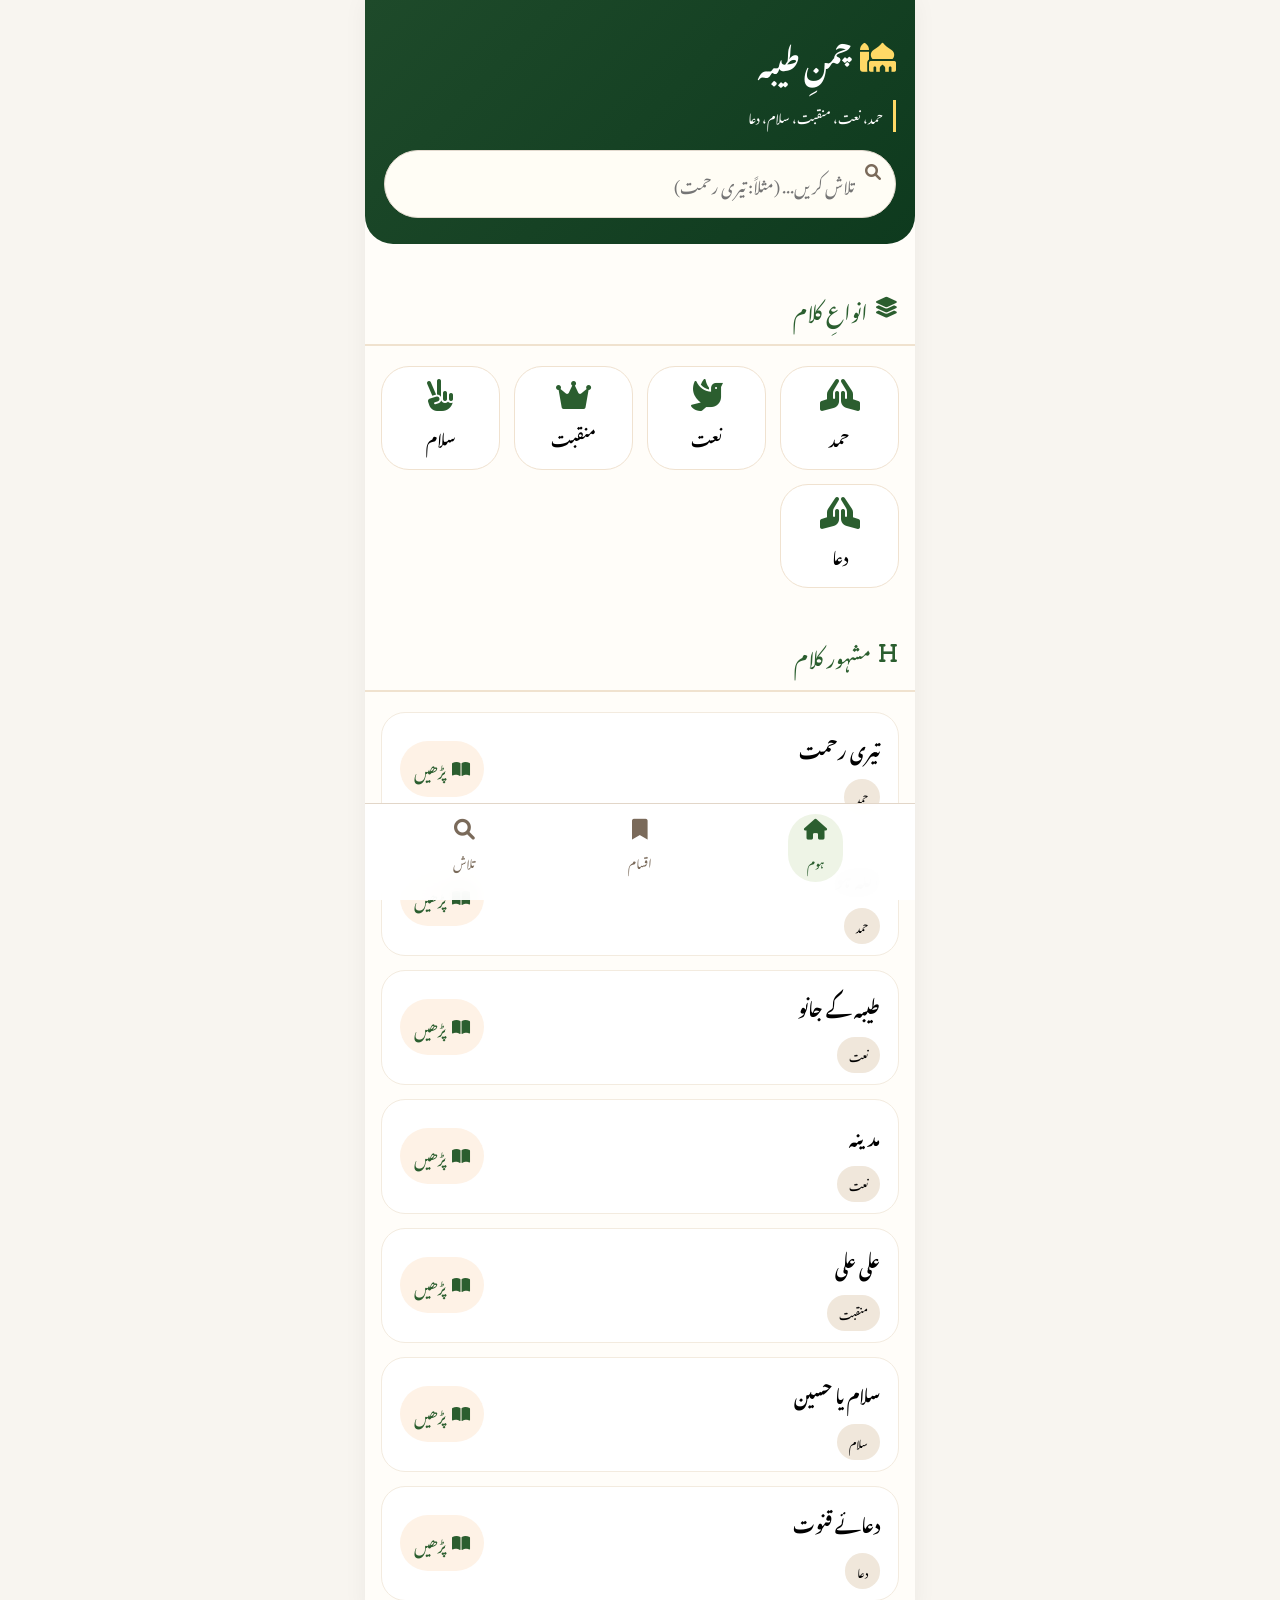
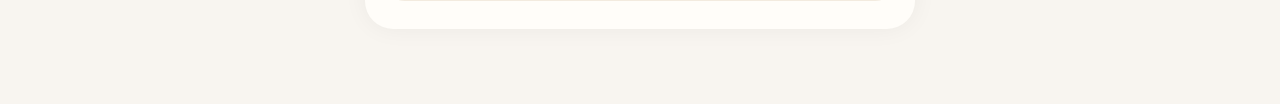
<file: index.html>
<!DOCTYPE html>
<html lang="ur" dir="rtl">
<head>
    <meta charset="UTF-8">
    <meta name="viewport" content="width=device-width, initial-scale=1.0, user-scalable=yes">
    <title>چمنِ طیبہ - ہموار تجربہ</title>
    <link rel="stylesheet" href="https://cdnjs.cloudflare.com/ajax/libs/font-awesome/6.0.0-beta3/css/all.min.css">
    <link href="https://fonts.googleapis.com/css2?family=Noto+Nastaliq+Urdu:wght@400;500;600;700&display=swap" rel="stylesheet">
    <style>
        * {
            margin: 0;
            padding: 0;
            box-sizing: border-box;
        }

        body {
            font-family: 'Noto Nastaliq Urdu', 'Segoe UI', sans-serif;
            background: #f8f5f0;
            direction: rtl;
            padding-bottom: 75px;
        }

        .app-container {
            max-width: 550px;
            margin: 0 auto;
            background: #fffdf9;
            min-height: 100vh;
            box-shadow: 0 0 25px rgba(0, 0, 0, 0.05);
            border-radius: 0 0 28px 28px;
            position: relative;
        }

        /* Header */
        .header {
            background: linear-gradient(135deg, #1e4a2a, #0e3a1e);
            padding: 1.4rem 1.2rem 1.6rem;
            border-radius: 0 0 28px 28px;
            color: white;
        }

        .app-title {
            font-size: 1.8rem;
            font-weight: 700;
            display: flex;
            align-items: center;
            gap: 8px;
        }

        .app-title i {
            color: #ffd966;
        }

        .tagline {
            font-size: 0.8rem;
            border-right: 3px solid #ffd966;
            padding-right: 10px;
            margin-top: 6px;
        }

        .search-wrapper {
            margin-top: 18px;
            position: relative;
        }

        .search-wrapper i {
            position: absolute;
            right: 15px;
            top: 14px;
            color: #7a6a5a;
        }

        #searchInput {
            width: 100%;
            padding: 13px 40px 13px 18px;
            border: none;
            border-radius: 60px;
            font-family: inherit;
            background: #fffdf5;
            border: 1px solid #e2d9ce;
            font-size: 1rem;
        }

        #searchInput:focus {
            outline: none;
            border-color: #2b5e2f;
        }

        .filter-chip {
            padding: 12px 16px 6px;
        }

        .active-filter-badge {
            background: #e8e0d3;
            padding: 6px 14px;
            border-radius: 40px;
            display: inline-flex;
            align-items: center;
            gap: 8px;
            font-size: 0.85rem;
        }

        .clear-filter {
            background: none;
            border: none;
            color: #aa7c58;
            cursor: pointer;
            font-family: inherit;
            font-weight: bold;
        }

        .section-title {
            font-size: 1.3rem;
            padding: 0 18px 10px;
            border-bottom: 2px solid #f0e2cf;
            margin: 20px 0 12px;
            color: #2b5e2f;
            display: flex;
            align-items: center;
            gap: 8px;
        }

        .categories-grid {
            display: grid;
            grid-template-columns: repeat(auto-fill, minmax(100px, 1fr));
            gap: 14px;
            padding: 8px 16px 20px;
        }

        .category-card {
            background: white;
            border-radius: 28px;
            padding: 12px 6px;
            text-align: center;
            cursor: pointer;
            border: 1px solid #f0e2d0;
            transition: 0.2s;
        }

        .category-card:hover {
            transform: translateY(-3px);
            border-color: #cfb284;
        }

        .category-icon {
            font-size: 2rem;
            color: #2b5e2f;
            display: block;
            margin-bottom: 6px;
        }

        .category-name {
            font-weight: 600;
        }

        .items-grid {
            display: flex;
            flex-direction: column;
            gap: 14px;
            padding: 8px 16px 28px;
        }

        .item-card {
            background: white;
            border-radius: 24px;
            padding: 12px 18px;
            display: flex;
            align-items: center;
            justify-content: space-between;
            border: 1px solid #f3ebdf;
        }

        .item-title {
            font-size: 1.1rem;
            font-weight: 700;
            margin-bottom: 5px;
        }

        .item-category-badge {
            background: #f0e7db;
            padding: 4px 12px;
            border-radius: 30px;
            font-size: 0.7rem;
        }

        .read-link {
            background: #fef2e6;
            border-radius: 40px;
            padding: 8px 14px;
            text-decoration: none;
            color: #2b5e2f;
            display: flex;
            align-items: center;
            gap: 6px;
            transition: 0.2s;
            cursor: pointer;
        }

        .read-link:hover {
            background: #2b5e2f;
            color: white;
        }

        .no-results {
            text-align: center;
            padding: 40px;
            color: #8f7a64;
        }

        /* Bottom Tabs */
        .bottom-tabs {
            position: fixed;
            bottom: 0;
            left: 0;
            right: 0;
            max-width: 550px;
            margin: 0 auto;
            background: #ffffffef;
            backdrop-filter: blur(12px);
            display: flex;
            justify-content: space-around;
            padding: 10px 12px 18px;
            border-top: 1px solid #e2d6c8;
            z-index: 100;
        }

        .tab-btn {
            background: none;
            border: none;
            display: flex;
            flex-direction: column;
            align-items: center;
            gap: 5px;
            font-family: inherit;
            font-size: 0.75rem;
            color: #7a6a5a;
            cursor: pointer;
            padding: 6px 16px;
            border-radius: 40px;
        }

        .tab-btn i {
            font-size: 1.3rem;
        }

        .tab-btn.active {
            color: #2b5e2f;
            background: #eef4e6;
        }

        .panel {
            display: none;
        }

        .panel.active-panel {
            display: block;
        }

        .note-text {
            font-size: 0.75rem;
            padding: 0 18px 10px;
            color: #aa8e6e;
        }

        /* ------ Lyrics Viewer Modal (Same page, seamless) ------ */
        .lyrics-overlay {
            position: fixed;
            top: 0;
            left: 0;
            right: 0;
            bottom: 0;
            background: #fffdf9;
            z-index: 200;
            overflow-y: auto;
            display: none;
            flex-direction: column;
        }
        .lyrics-overlay.active {
            display: flex;
        }
        .lyrics-header {
            background: #1e4a2a;
            color: white;
            padding: 1rem;
            display: flex;
            align-items: center;
            gap: 1rem;
            position: sticky;
            top: 0;
            z-index: 10;
        }
        .back-icon {
            background: none;
            border: none;
            color: white;
            font-size: 1.4rem;
            cursor: pointer;
            display: flex;
            align-items: center;
        }
        .lyrics-title {
            font-size: 1.2rem;
            font-weight: bold;
            flex: 1;
        }
        .lyrics-content {
            padding: 1.5rem;
            line-height: 1.8rem;
            font-size: 1.2rem;
            color: #2c2418;
            background: white;
        }
        .lyrics-content p {
            margin-bottom: 1rem;
        }
        .loading {
            text-align: center;
            padding: 2rem;
            color: #2b5e2f;
        }
    </style>
</head>
<body>
<div class="app-container">
    <div class="header">
        <div class="app-title"><i class="fas fa-mosque"></i><span>چمنِ طیبہ</span></div>
        <div class="tagline">حمد، نعت، منقبت، سلام، دعا</div>
        <div class="search-wrapper">
            <i class="fas fa-search"></i>
            <input type="text" id="searchInput" placeholder="تلاش کریں... (مثلاً: تیری رحمت)" autocomplete="off">
        </div>
    </div>
    <div class="filter-chip" id="filterChipArea"></div>

    <div id="homePanel" class="panel active-panel">
        <div class="section-title"><i class="fas fa-layer-group"></i> انواعِ کلام</div>
        <div id="categoriesContainerHome" class="categories-grid"></div>
        <div class="section-title"><i class="fas fa-heading"></i> مشہور کلام</div>
        <div id="itemsContainerHome" class="items-grid"></div>
    </div>
    <div id="categoriesPanel" class="panel">
        <div class="section-title"><i class="fas fa-th-large"></i> تمام اقسام</div>
        <div id="categoriesFullContainer" class="categories-grid"></div>
        <div class="note-text">✧ کسی بھی قسم پر ٹیپ کریں، ہوم پیج پر فلٹر ہو جائے گا ✧</div>
    </div>
    <div id="searchPanel" class="panel">
        <div class="section-title"><i class="fas fa-filter"></i> نتائج تلاش</div>
        <div id="searchResultsContainer" class="items-grid"></div>
        <div class="note-text">🔍 اوپر سرچ باکس میں کوئی لفظ لکھیں، فوری نتائج</div>
    </div>

    <div class="bottom-tabs">
        <button class="tab-btn active" data-tab="home"><i class="fas fa-home"></i><span>ہوم</span></button>
        <button class="tab-btn" data-tab="categories"><i class="fas fa-bookmark"></i><span>اقسام</span></button>
        <button class="tab-btn" data-tab="search"><i class="fas fa-search"></i><span>تلاش</span></button>
    </div>
</div>

<!-- Lyrics viewer modal (seamless) -->
<div id="lyricsOverlay" class="lyrics-overlay">
    <div class="lyrics-header">
        <button class="back-icon" id="closeLyricsBtn"><i class="fas fa-arrow-right"></i></button>
        <div class="lyrics-title" id="lyricsTitle">عنوان</div>
    </div>
    <div id="lyricsBody" class="lyrics-content">
        <div class="loading">لوڈ ہو رہا ہے...</div>
    </div>
</div>

<script>
    // ---------- App Data ----------
    let appData = { categories: [], items: [] };
    let activeTab = "home";
    let searchQuery = "";
    let activeCategoryFilter = null;

    // DOM elements
    const searchInput = document.getElementById("searchInput");
    const filterChipArea = document.getElementById("filterChipArea");
    const homePanel = document.getElementById("homePanel");
    const categoriesPanel = document.getElementById("categoriesPanel");
    const searchPanel = document.getElementById("searchPanel");
    const categoriesContainerHome = document.getElementById("categoriesContainerHome");
    const itemsContainerHome = document.getElementById("itemsContainerHome");
    const categoriesFullContainer = document.getElementById("categoriesFullContainer");
    const searchResultsContainer = document.getElementById("searchResultsContainer");
    const tabBtns = document.querySelectorAll(".tab-btn");

    // Lyrics overlay elements
    const lyricsOverlay = document.getElementById("lyricsOverlay");
    const lyricsTitleEl = document.getElementById("lyricsTitle");
    const lyricsBody = document.getElementById("lyricsBody");
    const closeLyricsBtn = document.getElementById("closeLyricsBtn");

    // Helper: close overlay
    function closeLyrics() {
        lyricsOverlay.classList.remove("active");
        document.body.style.overflow = ""; // restore scrolling
    }

    // Helper: open lyrics and fetch content
    async function openLyrics(item) {
        const filePath = `${item.folder}/${item.file}`;
        lyricsTitleEl.innerText = item.title;
        lyricsBody.innerHTML = '<div class="loading"><i class="fas fa-spinner fa-pulse"></i> لوڈ ہو رہا ہے...</div>';
        lyricsOverlay.classList.add("active");
        document.body.style.overflow = "hidden"; // prevent background scroll

        try {
            const response = await fetch(filePath);
            if (!response.ok) throw new Error("فائل موجود نہیں");
            const htmlText = await response.text();
            // Extract the body content or the main poem area
            const parser = new DOMParser();
            const doc = parser.parseFromString(htmlText, "text/html");
            // Try to get the content inside .poem, or main container, or fallback to body
            let content = doc.querySelector(".poem") || doc.querySelector(".lyrics-content") || doc.querySelector("body");
            if (content) {
                // Copy inner HTML but remove scripts/extra styles
                let inner = content.innerHTML;
                // simple sanitization (keep basic structure)
                lyricsBody.innerHTML = inner;
            } else {
                // fallback: show whole body text
                lyricsBody.innerHTML = doc.body.innerHTML;
            }
            // optional: remove any inline scripts that might cause issues
            lyricsBody.querySelectorAll("script").forEach(s => s.remove());
        } catch (err) {
            lyricsBody.innerHTML = `<div class="loading" style="color:red;">⚠️ ${filePath} لوڈ نہیں ہو سکی۔ یقینی بنائیں کہ فائل موجود ہے۔</div>`;
        }
    }

    // close on button click
    closeLyricsBtn.addEventListener("click", closeLyrics);
    // close on clicking outside? optional, but we keep simple

    // ---------- Rest of the app logic (same as before, but read-link modified) ----------
    function getItemLink(item) { return `${item.folder}/${item.file}`; }

    function getFilteredItems() {
        let filtered = [...appData.items];
        if (searchQuery.trim()) {
            const lowerQ = searchQuery.trim().toLowerCase();
            filtered = filtered.filter(i => i.title.toLowerCase().includes(lowerQ));
        }
        if (activeCategoryFilter) {
            filtered = filtered.filter(i => i.category === activeCategoryFilter);
        }
        return filtered;
    }

    function renderCategories(container, onClickCategory) {
        if (!container) return;
        container.innerHTML = "";
        appData.categories.forEach(cat => {
            const card = document.createElement("div");
            card.className = "category-card";
            let icon = "fas fa-star-of-life";
            if (cat === "حمد") icon = "fas fa-praying-hands";
            else if (cat === "نعت") icon = "fas fa-dove";
            else if (cat === "منقبت") icon = "fas fa-crown";
            else if (cat === "سلام") icon = "fas fa-hand-peace";
            else if (cat === "دعا") icon = "fas fa-hands-praying";
            card.innerHTML = `<i class="${icon} category-icon"></i><div class="category-name">${cat}</div>`;
            card.addEventListener("click", () => onClickCategory(cat));
            container.appendChild(card);
        });
    }

    function renderItemsInContainer(container, itemsList) {
        if (!container) return;
        container.innerHTML = "";
        if (itemsList.length === 0) {
            container.innerHTML = `<div class="no-results"><i class="fas fa-search"></i> کوئی کلام نہیں ملا</div>`;
            return;
        }
        itemsList.forEach(item => {
            const card = document.createElement("div");
            card.className = "item-card";
            card.innerHTML = `
                <div class="item-info">
                    <div class="item-title">${item.title}</div>
                    <span class="item-category-badge">${item.category}</span>
                </div>
                <div class="read-link" data-id="${item.id}">
                    <i class="fas fa-book-open"></i> <span>پڑھیں</span>
                </div>
            `;
            const readBtn = card.querySelector(".read-link");
            readBtn.addEventListener("click", () => {
                openLyrics(item);
            });
            container.appendChild(card);
        });
    }

    function updateHomePanel() {
        renderCategories(categoriesContainerHome, (cat) => {
            activeCategoryFilter = (activeCategoryFilter === cat) ? null : cat;
            updateAllPanels();
            updateFilterChip();
        });
        const filtered = getFilteredItems();
        renderItemsInContainer(itemsContainerHome, filtered);
    }

    function updateCategoriesPanel() {
        renderCategories(categoriesFullContainer, (cat) => {
            setActiveTab("home");
            activeCategoryFilter = cat;
            searchQuery = "";
            searchInput.value = "";
            updateAllPanels();
            updateFilterChip();
        });
    }

    function updateSearchPanel() {
        const filtered = getFilteredItems();
        renderItemsInContainer(searchResultsContainer, filtered);
    }

    function updateFilterChip() {
        if (activeCategoryFilter) {
            filterChipArea.innerHTML = `
                <div class="active-filter-badge">
                    <i class="fas fa-filter"></i> فعال زمرہ: ${activeCategoryFilter}
                    <button class="clear-filter" id="clearCategoryBtn"><i class="fas fa-times-circle"></i> ہٹائیں</button>
                </div>
            `;
            document.getElementById("clearCategoryBtn")?.addEventListener("click", () => {
                activeCategoryFilter = null;
                updateAllPanels();
                updateFilterChip();
            });
        } else {
            filterChipArea.innerHTML = "";
        }
    }

    function updateAllPanels() {
        if (activeTab === "home") updateHomePanel();
        else if (activeTab === "categories") updateCategoriesPanel();
        else if (activeTab === "search") updateSearchPanel();
        updateFilterChip();
    }

    function setActiveTab(tabId) {
        activeTab = tabId;
        homePanel.classList.remove("active-panel");
        categoriesPanel.classList.remove("active-panel");
        searchPanel.classList.remove("active-panel");
        document.querySelector(`#${tabId}Panel`).classList.add("active-panel");
        tabBtns.forEach(btn => {
            const t = btn.getAttribute("data-tab");
            if (t === tabId) btn.classList.add("active");
            else btn.classList.remove("active");
        });
        updateAllPanels();
    }

    function handleSearch() {
        searchQuery = searchInput.value;
        if (activeTab === "home") updateHomePanel();
        else if (activeTab === "search") updateSearchPanel();
        updateFilterChip();
    }

    // Load data.json
    async function loadData() {
        try {
            const response = await fetch("data.json");
            if (!response.ok) throw new Error("data.json missing");
            const data = await response.json();
            appData.categories = data.categories;
            appData.items = data.items;
            setActiveTab("home");
            searchInput.addEventListener("input", handleSearch);
            tabBtns.forEach(btn => {
                btn.addEventListener("click", () => setActiveTab(btn.getAttribute("data-tab")));
            });
        } catch (err) {
            document.body.innerHTML += `<div style="background:#ffdddd;padding:1rem;margin:1rem;border-radius:1rem;">⚠️ خطا: data.json فائل موجود نہیں۔ براہِ کرم data.json بنائیں۔</div>`;
        }
    }
    loadData();
</script>
</body>
</html>
</file>
